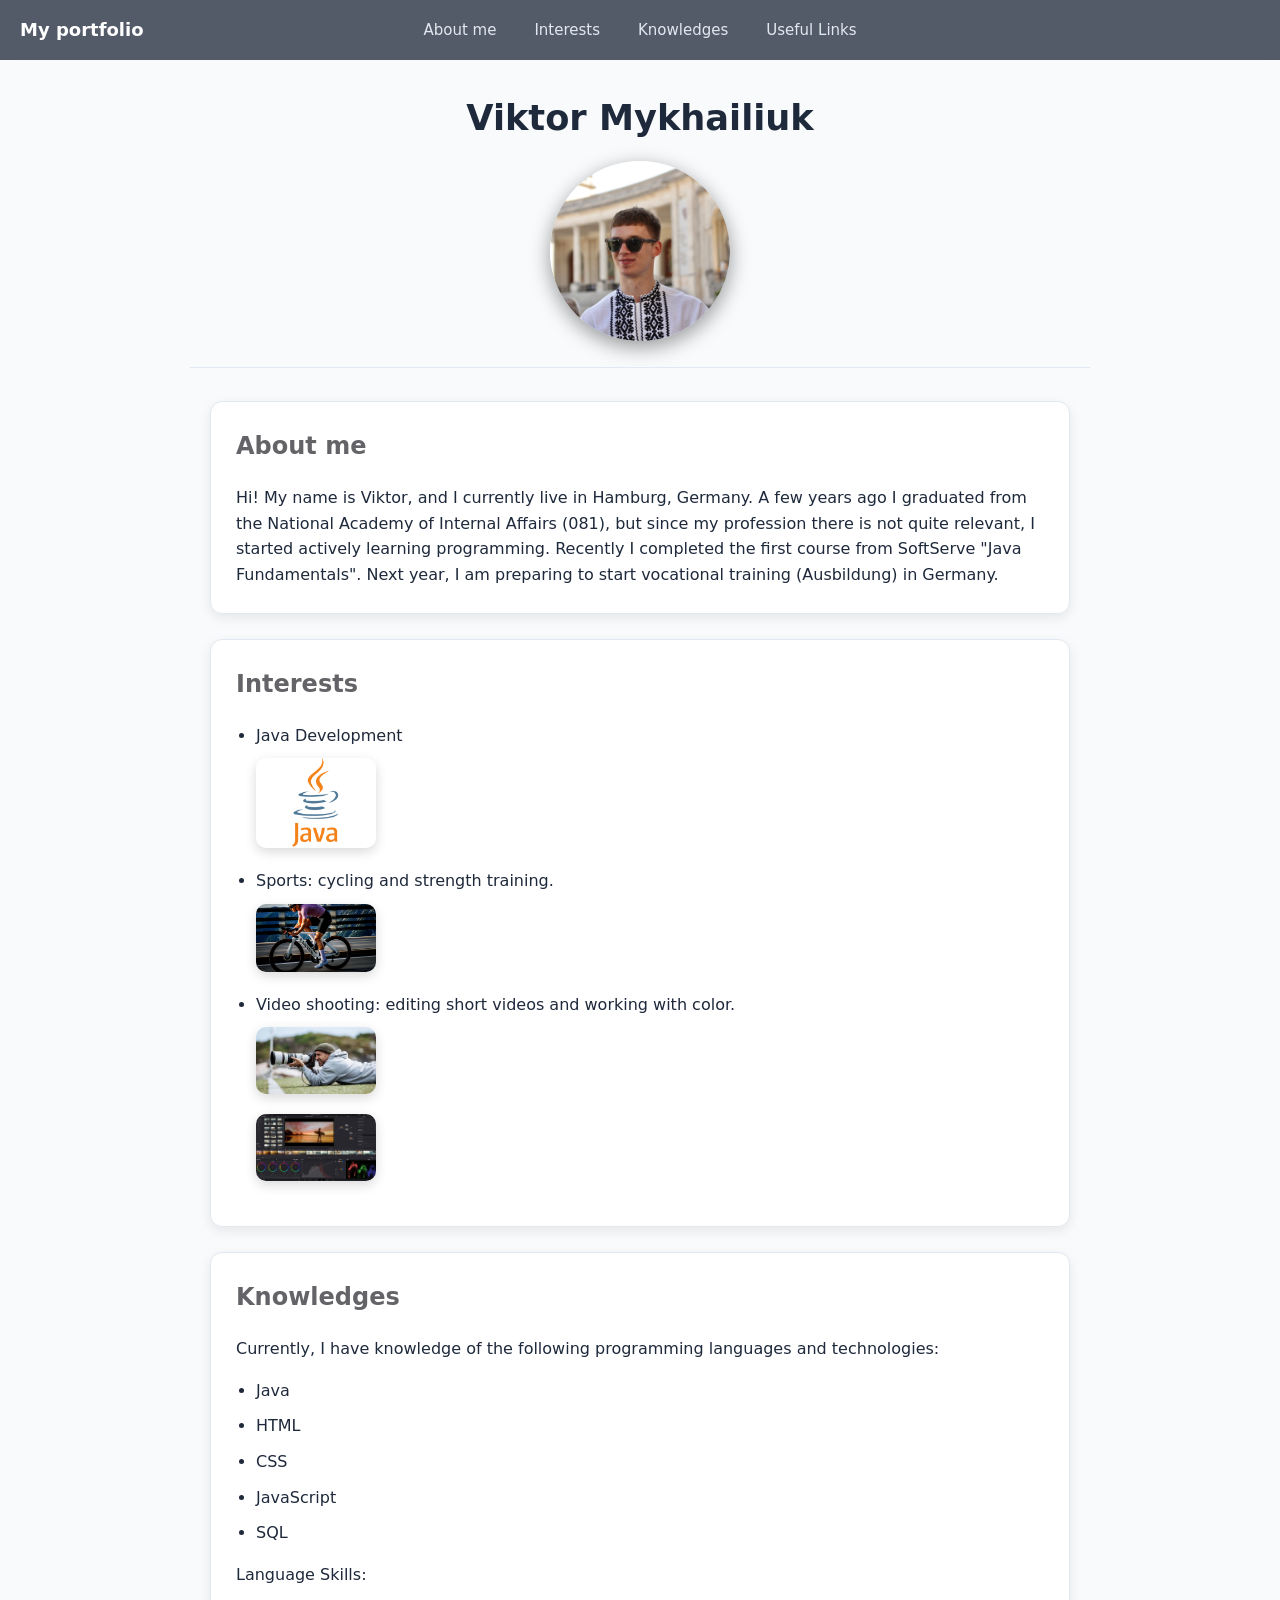
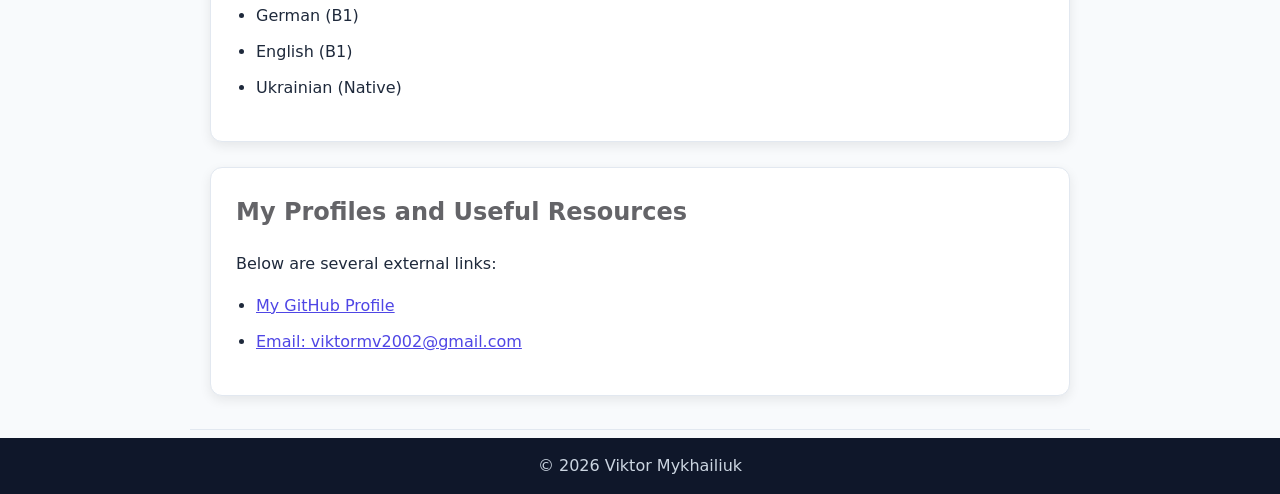
<file: index.html>
<!DOCTYPE html>
<html lang="en">
<head>
    <meta charset="UTF-8">
    <meta name="viewport" content="width=device-width, initial-scale=1.0">
    <title>My Portfolio</title>
<link rel="stylesheet" href="style.css">
</head>
<body>
    
    <header>
        <h1>Viktor Mykhailiuk</h1>
        <img src="ProfilePhoto.jpeg" alt="Profile photo">
    
    </header>
    
    <nav>
        <ul>
            <li><a href="#about">About me</a></li>
            <li><a href="#interests">Interests</a></li>
            <li><a href="#knowledges">Knowledges</a></li>
            <li><a href="#links">Useful Links</a></li>
        </ul>
    </nav>
    
    <hr>
    
    <main>
    
        <section id="about">
            <h2>About me</h2>
            Hi! My name is Viktor, and I currently live in Hamburg, Germany. 
            A few years ago I graduated from the National Academy of Internal Affairs (081), but since my profession there is not quite relevant, I started actively learning programming. 
            Recently I completed the first course from SoftServe "Java Fundamentals".
            Next year, I am preparing to start vocational training (Ausbildung) in Germany.
        </section>
    
        <section id="interests">
            <h2>Interests</h2>
            <ul>
                <li>Java Development</li>
                <img src="JavaPhoto.webp" alt="Picture Java">
                <li>Sports: cycling and strength training.</li>
                <img src="Bicycle.jpg" alt="Picture of Bicycle">
                <li>Video shooting: editing short videos and working with color.</li>
                <img src="Camera.jpeg" alt="Picture of Camera">
                <img src="ColorGrading.jpg" alt="Picture of ColorGrading">
            </ul>
        </section>

        <section id="knowledges">
            <h2>Knowledges</h2>
            <p>Currently, I have knowledge of the following programming languages and technologies:</p>
            <ul>
                <li>Java</li>
                <li>HTML</li>
                <li>CSS</li>
                <li>JavaScript</li>
                <li>SQL</li>
            </ul>
            <p>Language Skills:</p>
            <ul>
                <li>German (B1)</li>
                <li>English (B1)</li>
                <li>Ukrainian (Native)</li>
            </ul>
        </section>

        <section id="links">
            <h2>My Profiles and Useful Resources</h2>
            <p>Below are several external links:</p>
            <ul>
                <li>
                    <a href="https://github.com/viktor-mv" target="_blank">My GitHub Profile</a>
                </li>
                <li>
                    <a href="mailto:viktormv2002@gmail.com" target="_blank">Email: viktormv2002@gmail.com</a>
                </li>
            </ul>
        </section>
    
    </main>
    
    <hr>
    
    <footer>
        <p>&copy; 2026 Viktor Mykhailiuk</p>
    </footer>
</body>
</html>
</file>
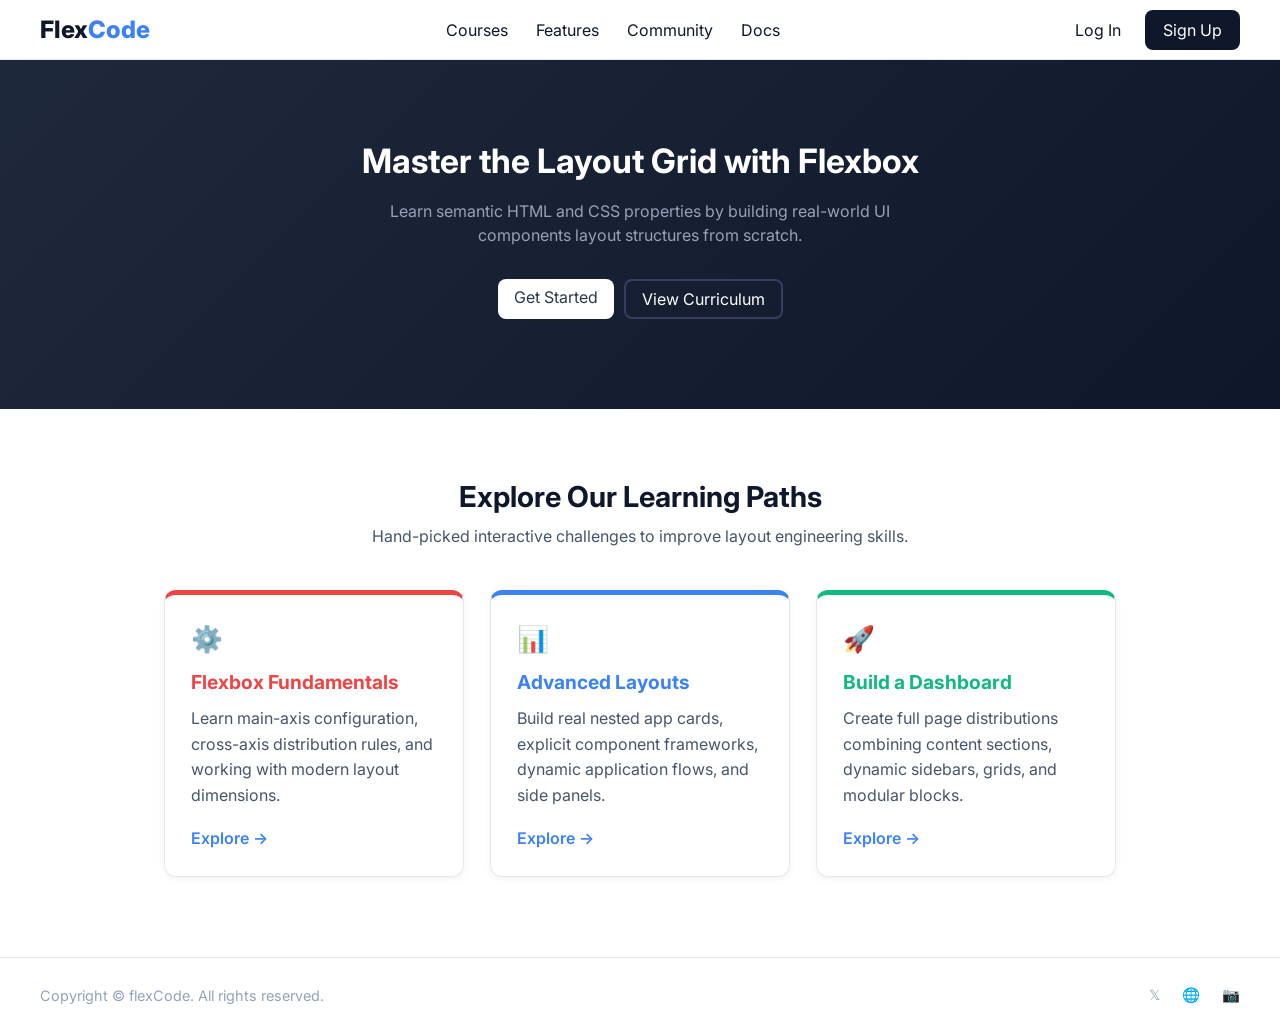
<file: flexCode/index.html>
<!DOCTYPE html>
<html lang="en">

<head>
    <meta charset="UTF-8">
    <meta name="viewport" content="width=device-width, initial-scale=1.0">
    <title>FlexCode</title>
    <link rel="stylesheet" href="style.css">
    <link href="https://fonts.googleapis.com/css2?family=Inter:wght@400;600;800&display=swap" rel="stylesheet">
</head>

<body>

    <header>
        <a href="#" class="logo">Flex<span>Code</span></a>

        <nav>
            <ul>
                <li><a href="#">Courses</a></li>
                <li><a href="#">Features</a></li>
                <li><a href="#">Community</a></li>
                <li><a href="#">Docs</a></li>
            </ul>
        </nav>

        <div class="authorization">
            <a href="#">Log In</a>
            <a href="#" class="btn-signup">Sign Up</a>
        </div>
    </header>

    <section class="head">
        <h1>Master the Layout Grid with Flexbox</h1>
        <p>Learn semantic HTML and CSS properties by building real-world UI components layout structures from scratch.
        </p>
        <div class="head-btn">
            <a href="#" class="btn-get-started">Get Started</a>
            <a href="#" class="btn-view-curriculum">View Curriculum</a>
        </div>
    </section>

    <main> 
        <section class="paths">
            <h2>Explore Our Learning Paths</h2>
            <p class="subtitle">Hand-picked interactive challenges to improve layout engineering skills.</p>

        <div class="cards">
            <article class="card red">
                <div class="icon">⚙️</div>
                <h3>Flexbox Fundamentals</h3>
                <p>Learn main-axis configuration, cross-axis distribution rules, and working with modern layout
                    dimensions.</p>
                <a href="#" class="explore">Explore →</a>
            </article>

            <article class="card blue">
                <div class="icon">📊</div>
                <h3>Advanced Layouts</h3>
                <p>Build real nested app cards, explicit component frameworks, dynamic application flows, and side
                    panels.</p>
                <a href="#" class="explore">Explore →</a>
            </article>

            <article class="card green">
                <div class="icon">🚀</div>
                <h3>Build a Dashboard</h3>
                <p>Create full page distributions combining content sections, dynamic sidebars, grids, and modular
                    blocks.</p>
                <a href="#" class="explore">Explore →</a>
            </article>
        </div>
    </section>
    </main>

    <footer>
        <p>Copyright © flexCode. All rights reserved.</p>
        <div class="socials">
            <a href="#">𝕏</a>
            <a href="#">🌐</a>
            <a href="#">📷</a>
        </div>
    </footer>

</body>

</html>
</file>
<file: style.css>
* {
    box-sizing: border-box;
}

html {
    scroll-behavior: smooth;
    scroll-padding-top: 70px; 
}

body {
    margin: 0;
    padding-top: 60px; 
    font-family: system-ui, -apple-system, "Segoe UI", Roboto, sans-serif;
    line-height: 1.6;
    color: #1e293b;
    background: #f8fafc;

    min-height: 100vh;
    display: flex;
    flex-direction: column;
}

header {
    text-align: center;
    padding: 30px 20px 10px;
}

header h1 {
    margin: 0 0 15px;
    font-size: 2.2rem;
}

header img {
    width: 180px;
    height: 180px;
    object-fit: cover;
    border-radius: 50%;
    box-shadow: 0 6px 20px rgba(0, 0, 0, 0.4);
}

nav {
    position: fixed;
    top: 0;
    left: 0;
    width: 100%;
    height: 60px;
    background: rgba(15, 23, 42, 0.7);
    backdrop-filter: blur(6px);
    z-index: 100;
}

nav::before {
    content: "My portfolio";
    position: absolute;
    left: 20px;
    top: 50%;
    transform: translateY(-50%);
    color: #ffffff;
    font-size: 18px;
    font-weight: bold;
}

nav ul {
    list-style: none;
    margin: 0;
    padding: 0;
    height: 100%;
    display: flex;
    justify-content: center;
    align-items: center;
    gap: 10px;
}

nav a {
    color: #e2e8f0;
    text-decoration: none;
    padding: 8px 14px;
    border-radius: 6px;
    font-size: 15px;
}

nav a:hover {
    background: #acacaf;
    color: #fff;
}

main {
    flex: 1;
    width: 100%;
    max-width: 900px;
    margin: 0 auto;
    padding: 0 20px;
}

section {
    background: #ffffff;
    border: 1px solid #e2e8f0;
    border-radius: 12px;
    box-shadow: 0 4px 12px rgba(0, 0, 0, 0.08);
    padding: 25px;
    margin: 25px 0;
}

h2 {
    color: #646468;
    margin-top: 0;
}

main ul {
    padding-left: 20px;
}

main li {
    margin-bottom: 10px;
}

main img {
    display: block;
    width: 100%;
    max-width: 120px;
    height: auto;
    margin: 10px 0 20px;
    border-radius: 10px;
    box-shadow: 0 4px 12px rgba(0, 0, 0, 0.15);
}

a {
    color: #4f46e5;
}

hr {
    width: 100%;
    max-width: 900px;
    border: none;
    border-top: 1px solid #e2e8f0;
}

footer {
    background: #0f172a;
    color: #cbd5e1;
    text-align: center;
    padding: 15px;
}

footer p {
    margin: 0;
}
</file>
<file: flexCode/style.css>
* {
    margin: 0;
    padding: 0;
    box-sizing: border-box;
}

body {
    font-family: 'Inter', sans-serif;
    color: #0f172a;
    min-height: 100vh;
    display: flex;
    flex-direction: column;
}

main {
    flex: 1;
}

a {
    text-decoration: none;
    color: inherit;
}

ul {
    list-style: none;
}

header {
    display: flex;
    justify-content: space-between;
    align-items: center;
    height: 60px;
    padding: 0 40px;
    border-bottom: 1px solid #e2e8f0;
}

.logo { 
    font-size: 1.5rem;
    font-weight: 800;
}

.logo span {
    color: #3b82f6;
}

nav ul {
    display: flex;
    gap: 28px;
}

.authorization {
    display: flex;
    align-items: center;
    gap: 24px;
}

.btn-signup {
    background: #0f172a;
    color: #fff;
    padding: 10px 18px;
    border-radius: 8px;
}

.head {
    background: linear-gradient(135deg, #1e293b, #0f172a);
    color: #fff;
    text-align: center;
    padding: 80px 20px 90px;
}

.head h1 {
    font-size: 2.1rem;
    margin-bottom: 18px;
}

.head p {
    max-width: 580px;
    margin: 0 auto 32px;
    color: #94a3b8;
    font-size: 1rem;
    line-height: 1.5;
}

.head-btn {
    display: flex;
    justify-content: center;
    
}

.btn-get-started {
    background: rgb(255, 255, 255);
    color: rgb(43, 57, 71);
    padding: 8px 16px;
    border-radius: 8px;
    margin-right: 5px;

}

.btn-view-curriculum {
    color: #fff;
    padding: 8px 16px;
    border-radius: 8px;
    border: 2px solid #383c5f;
    margin-left: 5px;
}

.paths {
    max-width: 1000px;
    margin: 0 auto;
    padding: 70px 20px 80px;
    text-align: center;
}

.paths h2 {
    font-size: 1.8rem;
    margin-bottom: 12px;
}

.subtitle {
    color: #475569;
    margin-bottom: 44px;
}

.cards {
    display: flex;
    flex-wrap: wrap;
    justify-content: center;
    gap: 26px;
}

.card {
    flex: 0 0 300px;
    min-width: 250px;
    border: 1px solid #e2e8f0;
    border-top: 5px solid;
    border-radius: 12px;
    padding: 28px 26px;
    text-align: left;
    box-shadow: 0 2px 8px rgba(0, 0, 0, 0.05);

}

.card h3 {
    white-space: nowrap;
    overflow: hidden;
    text-overflow: ellipsis;
}

.card.red {
    border-top-color: #ef4444;
}

.card.blue {
    border-top-color: #3b82f6;
}

.card.green {
    border-top-color: #10b981;
}

.card.red h3 {
    color: #ef4444;
}

.card.blue h3 {
    color: #3b82f6;
}

.card.green h3 {
    color: #10b981;
}

.icon {
    font-size: 1.6rem;
    margin-bottom: 16px;
}

.card h3 {
    font-size: 1.2rem;
    margin-bottom: 12px;
}

.card p {
    color: #475569;
    line-height: 1.6;
    margin-bottom: 20px;
}

.explore {
    color: #3b82f6;
    font-weight: 600;
}

footer {
    display: flex;
    justify-content: space-between;
    align-items: center;
    padding: 28px 40px;
    border-top: 1px solid #e2e8f0;
    color: #94a3b8;
    font-size: 0.9rem;
}

.socials {
    display: flex;
    gap: 22px;
}
</file>
